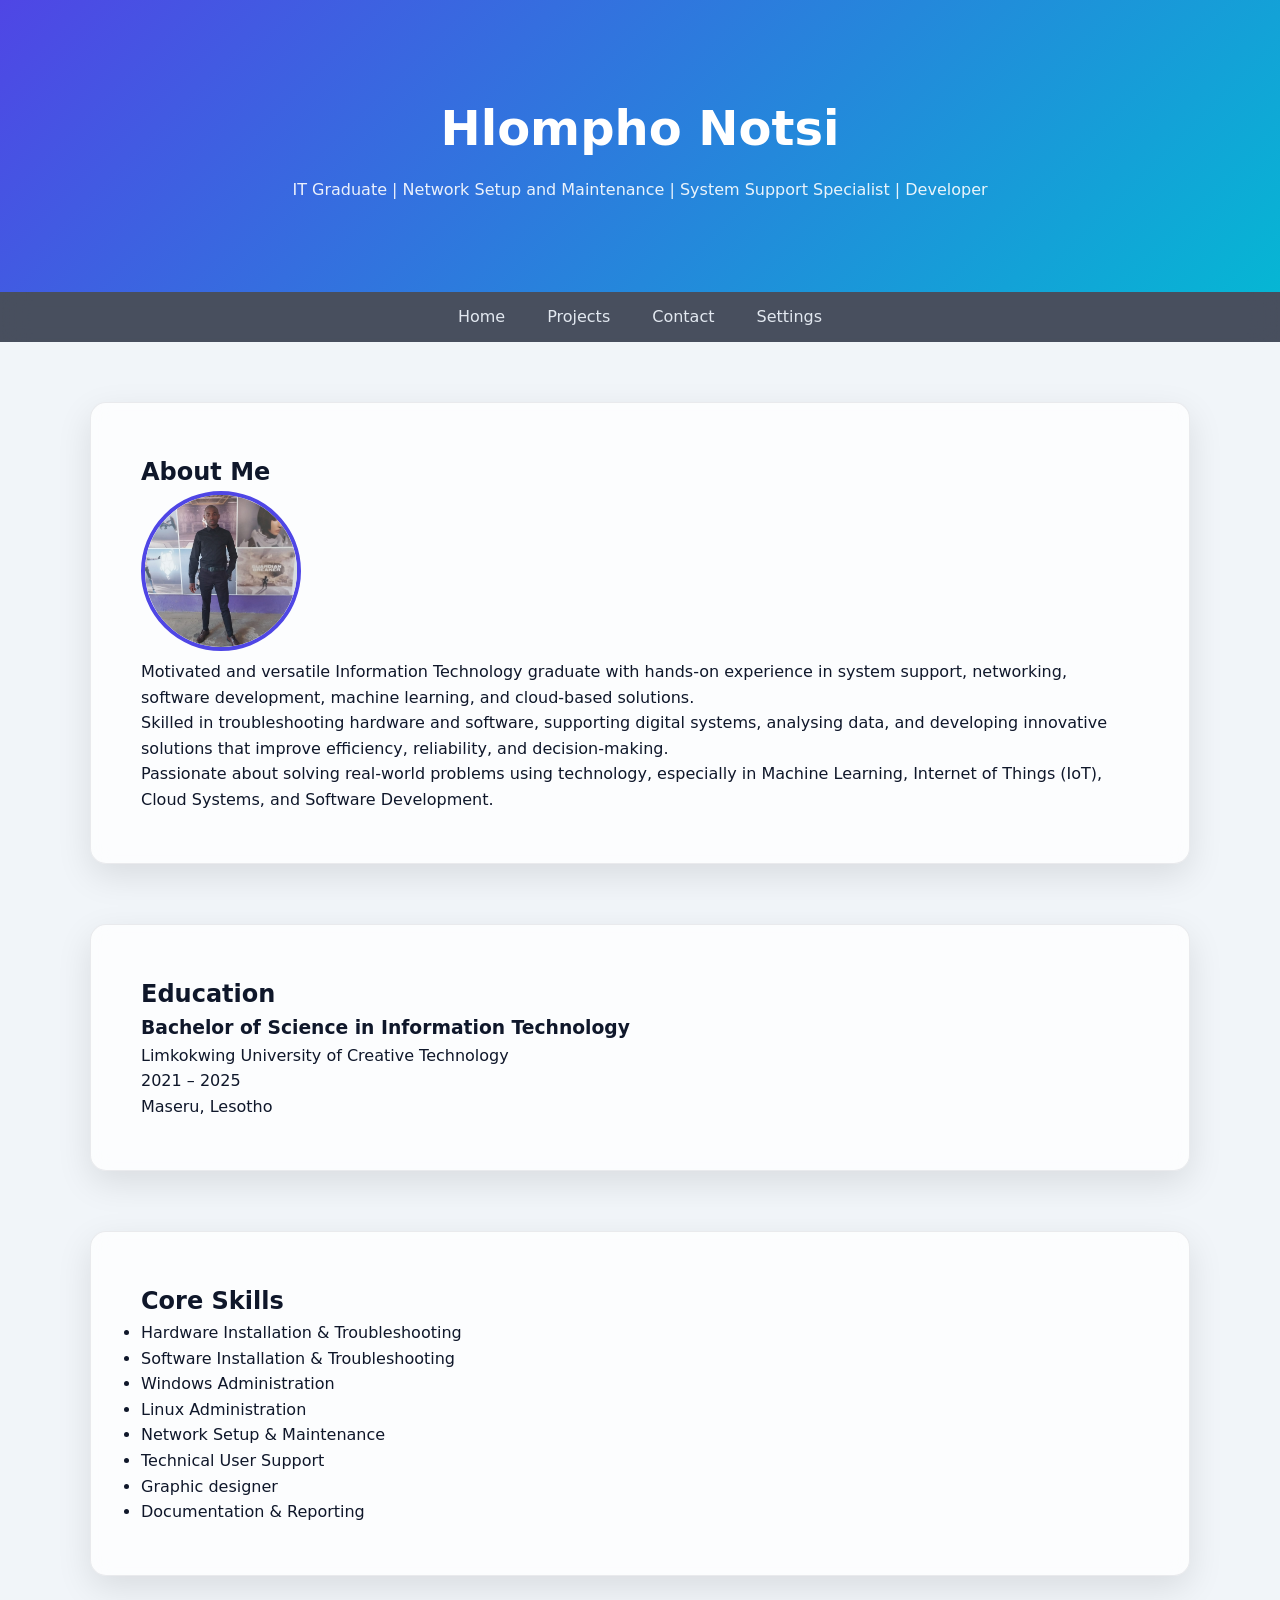
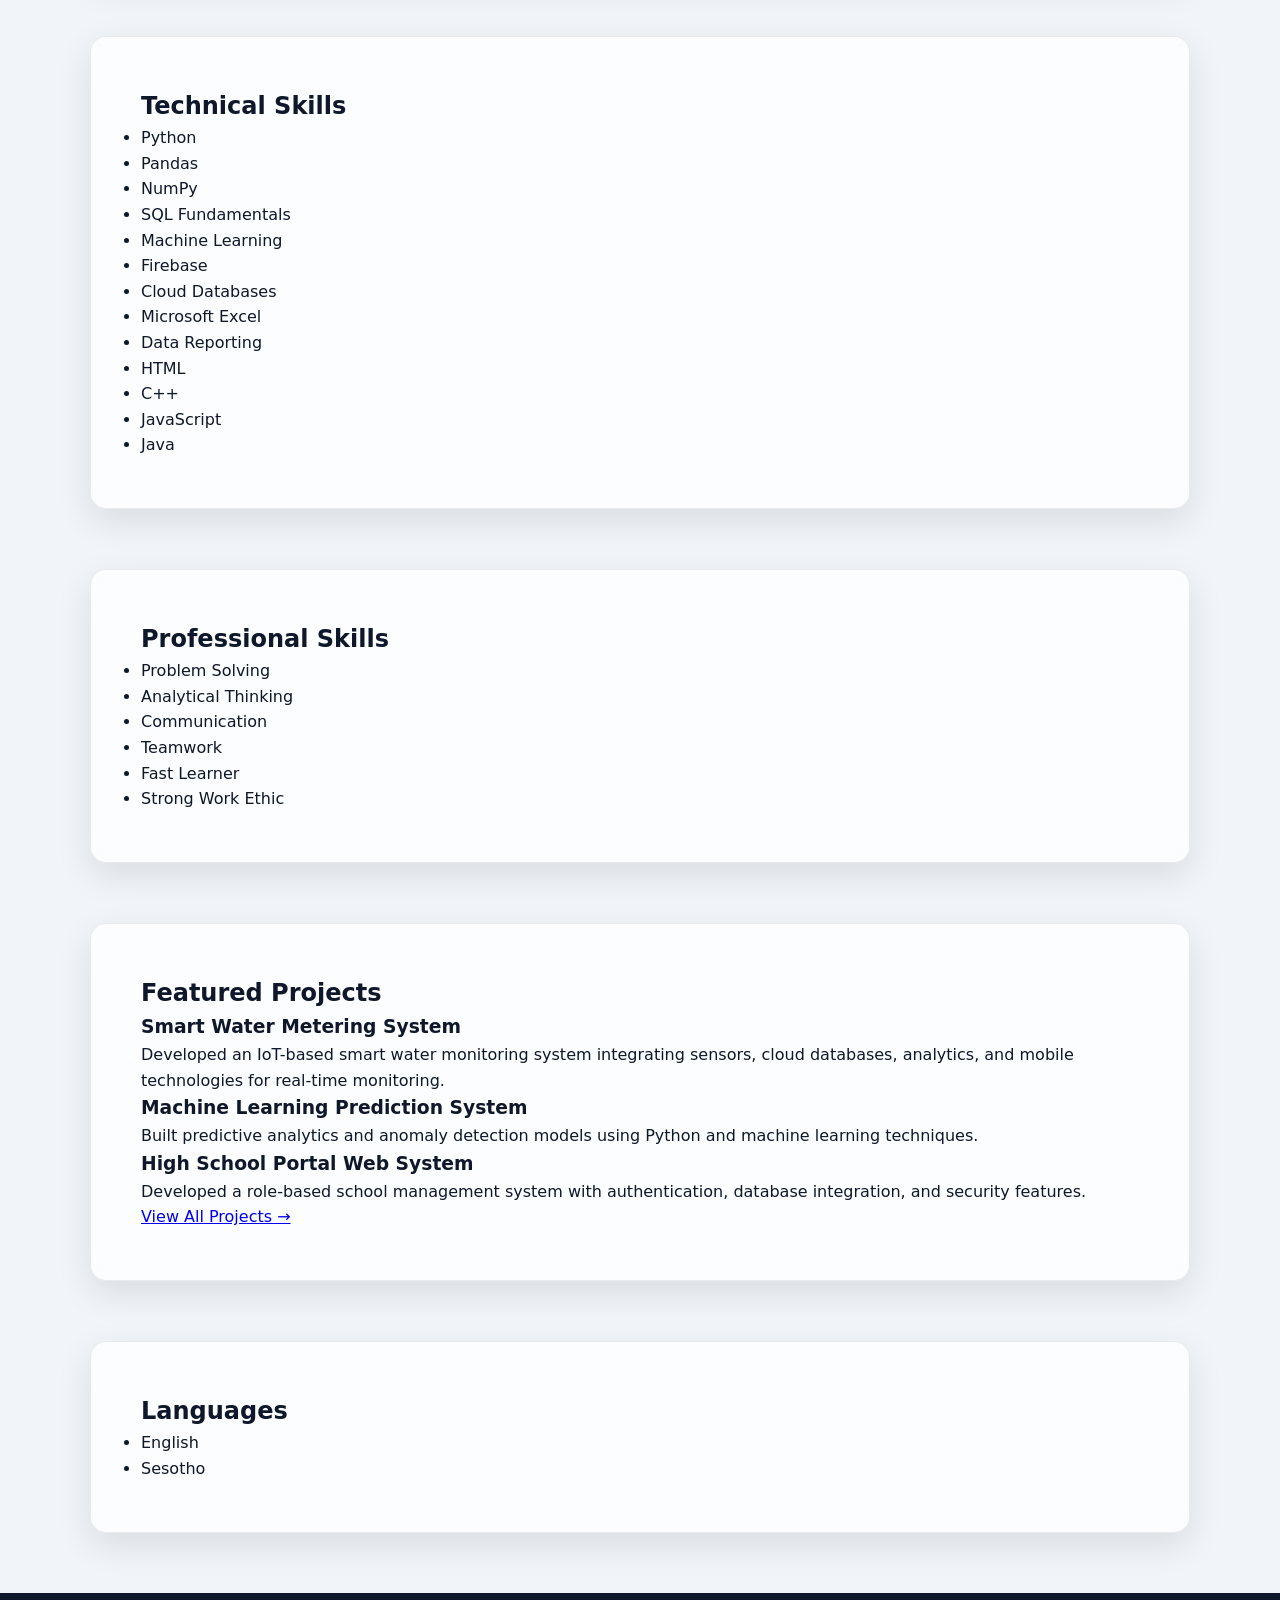
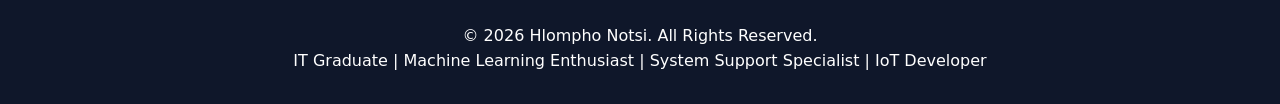
<file: index.html>
<!DOCTYPE html>
<html lang="en">
<head>
    <meta charset="UTF-8">
    <meta name="viewport" content="width=device-width, initial-scale=1.0">
    <title>Hlompho Notsi | Portfolio</title>

    <meta name="description" content="Portfolio of Hlompho Notsi - IT Graduate, Machine Learning Enthusiast, IoT Developer and System Support Specialist">

    <link rel="stylesheet" href="style.css">
</head>
<body>

    <!-- Header -->
    <header>
        <h1>Hlompho Notsi</h1>
        <p>
            IT Graduate | Network Setup and Maintenance |
            System Support Specialist | Developer
        </p>
    </header>

    <!-- Navigation -->
    <nav>
        <ul>
            <li><a href="index.html">Home</a></li>
            <li><a href="projects.html">Projects</a></li>
            <li><a href="contact.html">Contact</a></li>
            <li><a href="settings.html">Settings</a></li>
        </ul>
    </nav>

    <!-- Main Content -->
    <main>

        <!-- About Section -->
        <section id="about">

            <h2>About Me</h2>

            <img
                src="profile.jpg"
                alt="Hlompho Notsi"
                class="profile-picture"
                width="200"
            >

            <p>
                Motivated and versatile Information Technology graduate with
                hands-on experience in system support, networking,
                software development, machine learning, and cloud-based
                solutions.
            </p>

            <p>
                Skilled in troubleshooting hardware and software,
                supporting digital systems, analysing data,
                and developing innovative solutions that improve
                efficiency, reliability, and decision-making.
            </p>

            <p>
                Passionate about solving real-world problems using
                technology, especially in Machine Learning,
                Internet of Things (IoT), Cloud Systems,
                and Software Development.
            </p>

        </section>

        <!-- Education -->
        <section id="education">

            <h2>Education</h2>

            <article>

                <h3>
                    Bachelor of Science in Information Technology
                </h3>

                <p>
                    Limkokwing University of Creative Technology
                </p>

                <p>
                    2021 – 2025
                </p>

                <p>
                    Maseru, Lesotho
                </p>

            </article>

        </section>

        <!-- Core Skills -->
        <section id="skills">

            <h2>Core Skills</h2>

            <ul>
                <li>Hardware Installation & Troubleshooting</li>
                <li>Software Installation & Troubleshooting</li>
                <li>Windows Administration</li>
                <li>Linux Administration</li>
                <li>Network Setup & Maintenance</li>
                <li>Technical User Support</li>
                <li>Graphic designer</li>
                <li>Documentation & Reporting</li>
            </ul>

        </section>

        <!-- Technical Skills -->
        <section id="technical-skills">

            <h2>Technical Skills</h2>

            <ul>
                <li>Python</li>
                <li>Pandas</li>
                <li>NumPy</li>
                <li>SQL Fundamentals</li>
                <li>Machine Learning</li>
                <li>Firebase</li>
                <li>Cloud Databases</li>
                <li>Microsoft Excel</li>
                <li>Data Reporting</li>
                <li>HTML</li>
                <li>C++</li>
                <li>JavaScript</li>
                <li>Java</li>
            </ul>

        </section>

        <!-- Professional Skills -->
        <section id="professional-skills">

            <h2>Professional Skills</h2>

            <ul>
                <li>Problem Solving</li>
                <li>Analytical Thinking</li>
                <li>Communication</li>
                <li>Teamwork</li>
                <li>Fast Learner</li>
                <li>Strong Work Ethic</li>
            </ul>

        </section>

        <!-- Featured Projects -->
        <section id="featured-projects">

            <h2>Featured Projects</h2>

            <article>

                <h3>Smart Water Metering System</h3>

                <p>
                    Developed an IoT-based smart water monitoring system
                    integrating sensors, cloud databases, analytics,
                    and mobile technologies for real-time monitoring.
                </p>

            </article>

            <article>

                <h3>Machine Learning Prediction System</h3>

                <p>
                    Built predictive analytics and anomaly detection
                    models using Python and machine learning techniques.
                </p>

            </article>

            <article>

                <h3>High School Portal Web System</h3>

                <p>
                    Developed a role-based school management system
                    with authentication, database integration,
                    and security features.
                </p>

            </article>

            <p>
                <a href="projects.html">
                    View All Projects →
                </a>
            </p>

        </section>

        <!-- Languages -->
        <section id="languages">

            <h2>Languages</h2>

            <ul>
                <li>English</li>
                <li>Sesotho</li>
            </ul>

        </section>

    </main>

    <!-- Footer -->
    <footer>

        <p>
            &copy; 2026 Hlompho Notsi. All Rights Reserved.
        </p>

        <p>
            IT Graduate | Machine Learning Enthusiast |
            System Support Specialist | IoT Developer
        </p>

    </footer>

</body>
    </html>
</file>
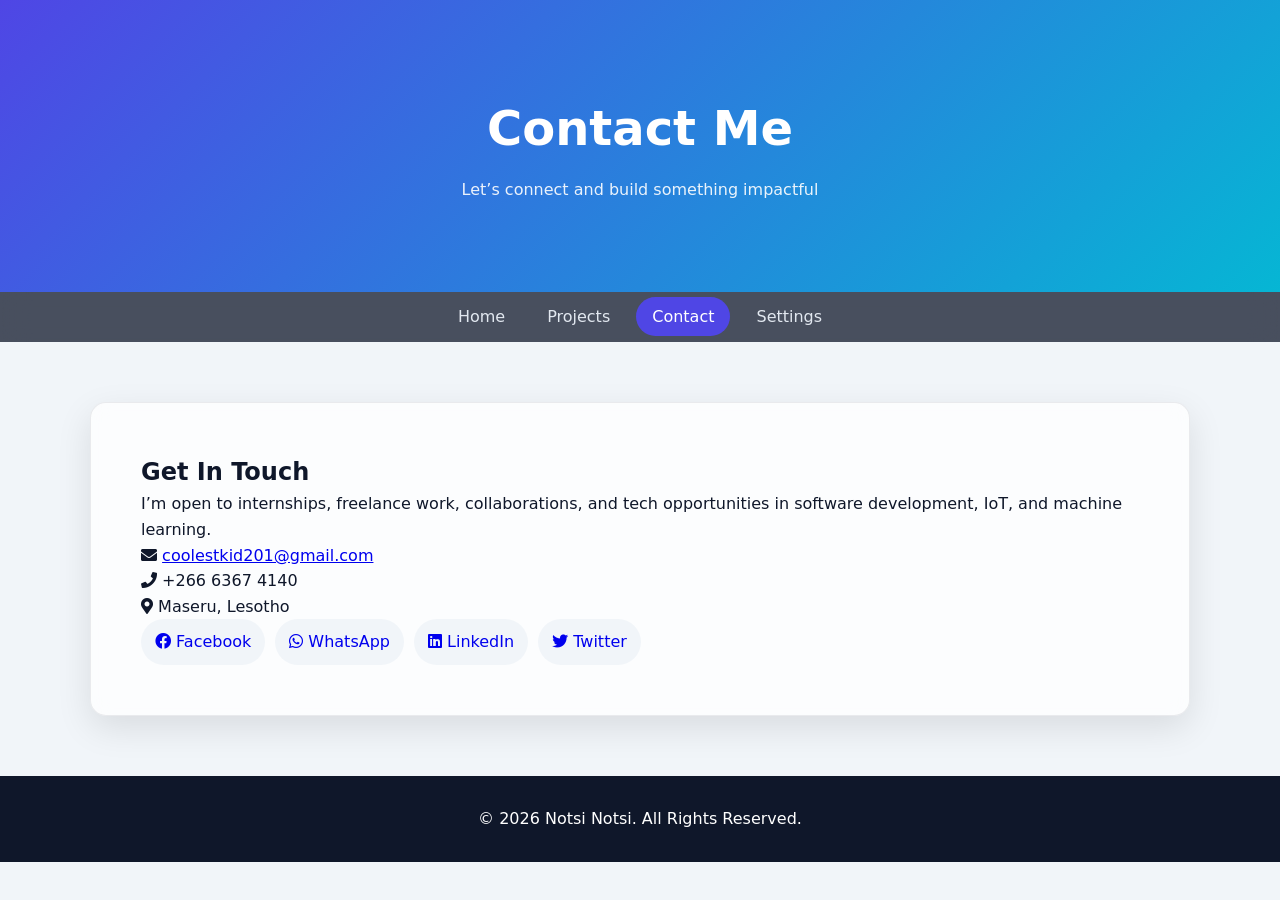
<file: contact.html>
<!DOCTYPE html>
<html lang="en">
<head>
  <meta charset="UTF-8">
  <meta name="viewport" content="width=device-width, initial-scale=1.0">
  <title>Contact | Notsi Notsi Portfolio</title>

  <link rel="stylesheet" href="style.css">
  <link rel="stylesheet" href="https://cdnjs.cloudflare.com/ajax/libs/font-awesome/5.15.3/css/all.min.css">
</head>

<body>

<!-- ================= HEADER ================= -->
<header>
  <h1>Contact Me</h1>
  <p>Let’s connect and build something impactful</p>
</header>

<!-- ================= NAV ================= -->
<nav>
  <ul>
    <li><a href="index.html">Home</a></li>
    <li><a href="projects.html">Projects</a></li>
    <li><a href="contact.html" class="active">Contact</a></li>
    <li><a href="settings.html">Settings</a></li>
  </ul>
</nav>

<!-- ================= CONTACT SECTION ================= -->
<main>

<section id="contact">

  <h2>Get In Touch</h2>

  <p>
    I’m open to internships, freelance work, collaborations,
    and tech opportunities in software development, IoT, and machine learning.
  </p>

  <!-- Contact Info -->
  <div class="contact-info">

    <p>
      <i class="fas fa-envelope"></i>
      <a href="mailto:coolestkid201@gmail.com">
        coolestkid201@gmail.com
      </a>
    </p>

    <p>
      <i class="fas fa-phone"></i>
      +266 6367 4140
    </p>

    <p>
      <i class="fas fa-map-marker-alt"></i>
      Maseru, Lesotho
    </p>

  </div>

  <!-- Social Links -->
  <div class="social-links">

    <a href="https://facebook.com/hlompho" target="_blank">
      <i class="fab fa-facebook"></i> Facebook
    </a>

    <a href="https://wa.me/26653879852" target="_blank">
      <i class="fab fa-whatsapp"></i> WhatsApp
    </a>

    <a href="https://linkedin.com/in/profile" target="_blank">
      <i class="fab fa-linkedin"></i> LinkedIn
    </a>

    <a href="https://twitter.com/your-profile" target="_blank">
      <i class="fab fa-twitter"></i> Twitter
    </a>

  </div>

</section>

</main>

<!-- ================= FOOTER ================= -->
<footer>
  <p>&copy; 2026 Notsi Notsi. All Rights Reserved.</p>
</footer>

<script src="script.js"></script>

</body>
</html>
</file>
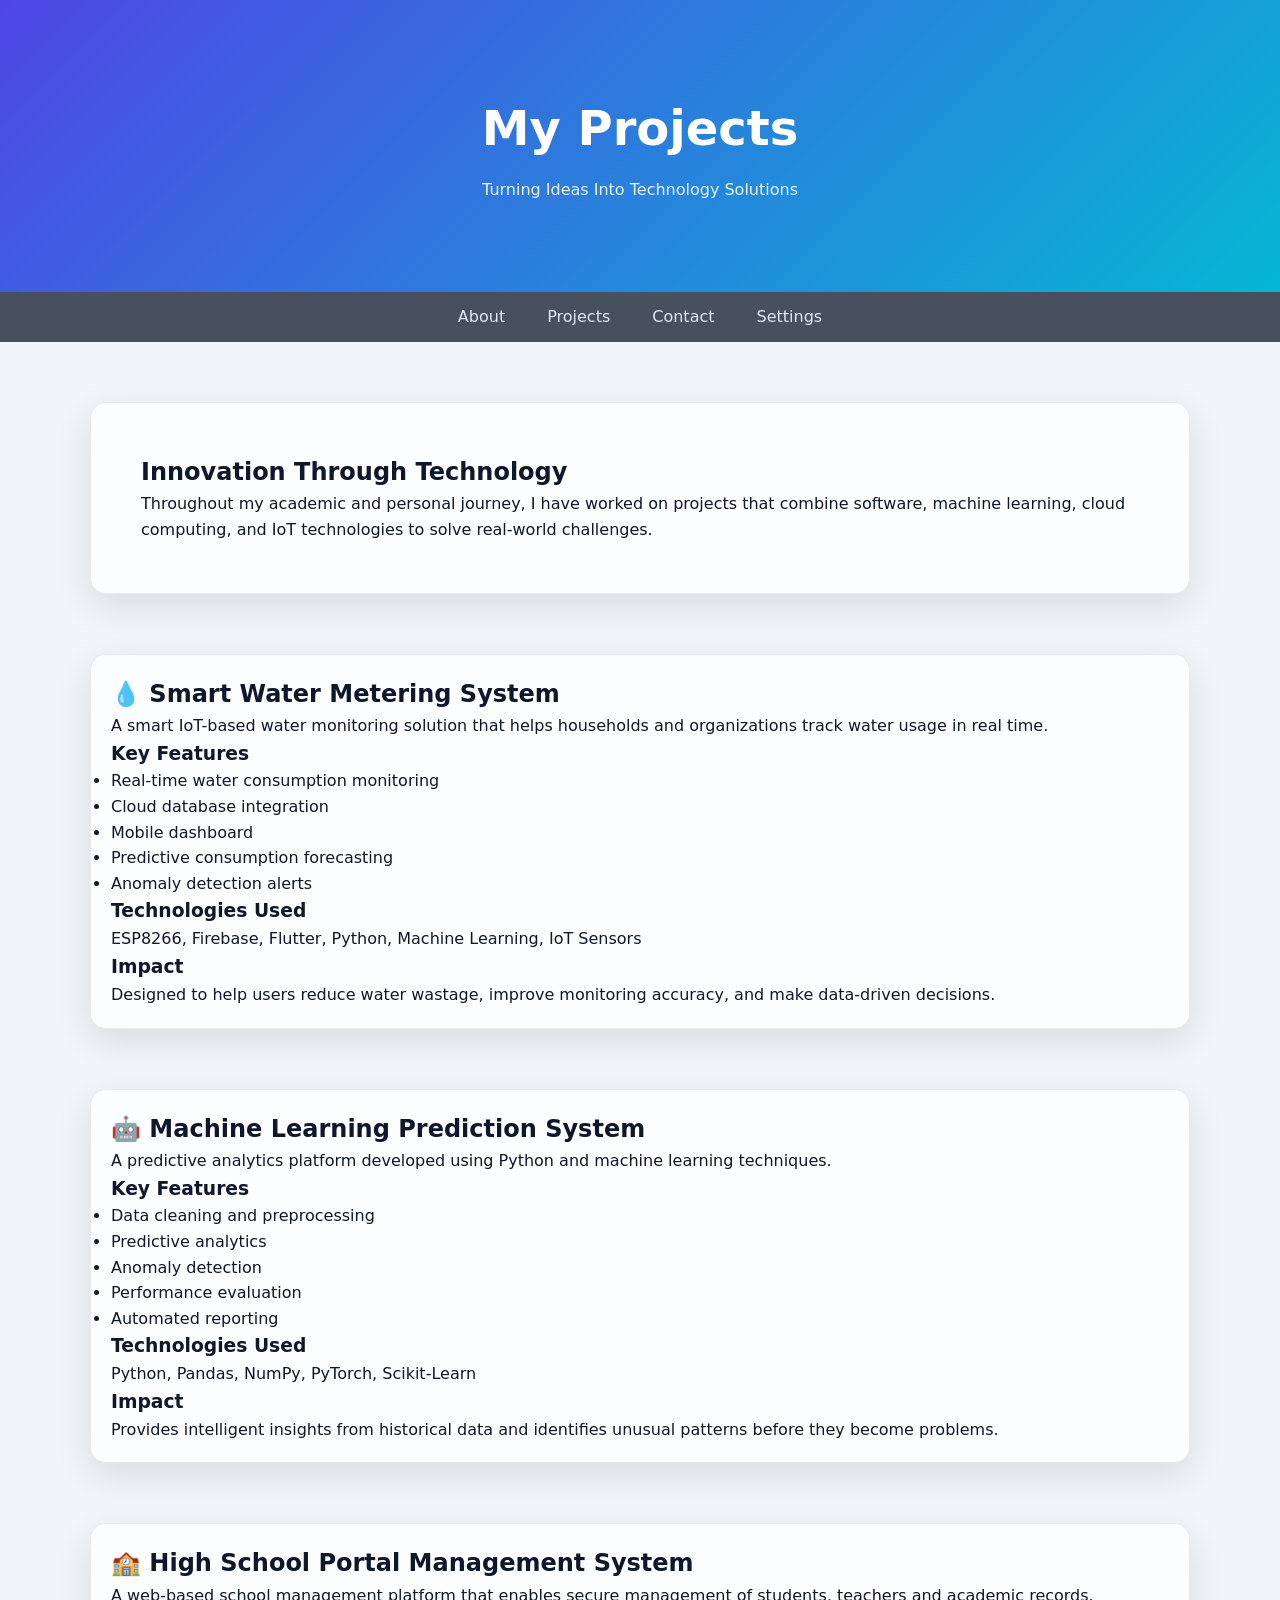
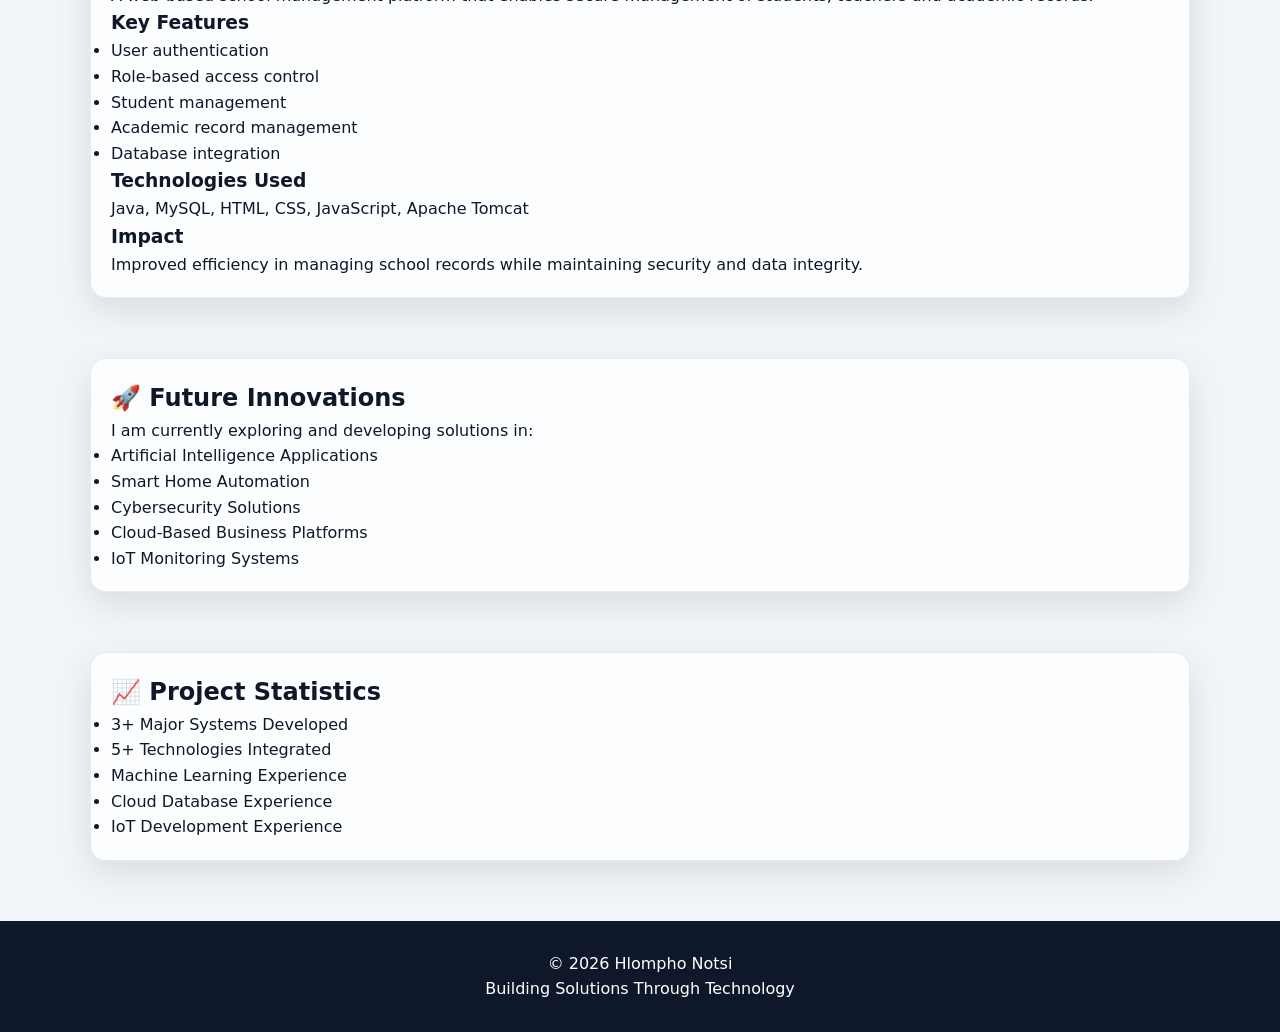
<file: projects.html>
<!DOCTYPE html>
<html lang="en">
<head>
    <meta charset="UTF-8">
    <meta name="viewport" content="width=device-width, initial-scale=1.0">
    <title>Projects | Hlompho Notsi</title>

    <meta name="description"
          content="Projects by Hlompho Notsi - Machine Learning, IoT and Software Development">

    <link rel="stylesheet" href="style.css">
</head>
<body>

<header>
    <h1>My Projects</h1>
    <p>Turning Ideas Into Technology Solutions</p>
</header>

<nav>
    <ul>
        <li><a href="index.html">About</a></li>
        <li><a href="projects.html">Projects</a></li>
        <li><a href="contact.html">Contact</a></li>
        <li><a href="settings.html">Settings</a></li>
    </ul>
</nav>

<main>

<section class="intro">

    <h2>Innovation Through Technology</h2>

    <p>
        Throughout my academic and personal journey,
        I have worked on projects that combine software,
        machine learning, cloud computing, and IoT technologies
        to solve real-world challenges.
    </p>

</section>

<!-- Project 1 -->

<section class="project-card">

    <h2>💧 Smart Water Metering System</h2>

    <p>
        A smart IoT-based water monitoring solution that helps
        households and organizations track water usage in real time.
    </p>

    <h3>Key Features</h3>

    <ul>
        <li>Real-time water consumption monitoring</li>
        <li>Cloud database integration</li>
        <li>Mobile dashboard</li>
        <li>Predictive consumption forecasting</li>
        <li>Anomaly detection alerts</li>
    </ul>

    <h3>Technologies Used</h3>

    <p>
        ESP8266, Firebase, Flutter, Python,
        Machine Learning, IoT Sensors
    </p>

    <h3>Impact</h3>

    <p>
        Designed to help users reduce water wastage,
        improve monitoring accuracy,
        and make data-driven decisions.
    </p>

</section>

<!-- Project 2 -->

<section class="project-card">

    <h2>🤖 Machine Learning Prediction System</h2>

    <p>
        A predictive analytics platform developed using Python
        and machine learning techniques.
    </p>

    <h3>Key Features</h3>

    <ul>
        <li>Data cleaning and preprocessing</li>
        <li>Predictive analytics</li>
        <li>Anomaly detection</li>
        <li>Performance evaluation</li>
        <li>Automated reporting</li>
    </ul>

    <h3>Technologies Used</h3>

    <p>
        Python, Pandas, NumPy,
        PyTorch, Scikit-Learn
    </p>

    <h3>Impact</h3>

    <p>
        Provides intelligent insights from historical data
        and identifies unusual patterns before they become problems.
    </p>

</section>

<!-- Project 3 -->

<section class="project-card">

    <h2>🏫 High School Portal Management System</h2>

    <p>
        A web-based school management platform that enables
        secure management of students, teachers and academic records.
    </p>

    <h3>Key Features</h3>

    <ul>
        <li>User authentication</li>
        <li>Role-based access control</li>
        <li>Student management</li>
        <li>Academic record management</li>
        <li>Database integration</li>
    </ul>

    <h3>Technologies Used</h3>

    <p>
        Java, MySQL, HTML, CSS,
        JavaScript, Apache Tomcat
    </p>

    <h3>Impact</h3>

    <p>
        Improved efficiency in managing school records
        while maintaining security and data integrity.
    </p>

</section>

<!-- Future Projects -->

<section class="project-card">

    <h2>🚀 Future Innovations</h2>

    <p>
        I am currently exploring and developing solutions in:
    </p>

    <ul>
        <li>Artificial Intelligence Applications</li>
        <li>Smart Home Automation</li>
        <li>Cybersecurity Solutions</li>
        <li>Cloud-Based Business Platforms</li>
        <li>IoT Monitoring Systems</li>
    </ul>

</section>

<section class="project-card">

    <h2>📈 Project Statistics</h2>

    <ul>
        <li>3+ Major Systems Developed</li>
        <li>5+ Technologies Integrated</li>
        <li>Machine Learning Experience</li>
        <li>Cloud Database Experience</li>
        <li>IoT Development Experience</li>
    </ul>

</section>

</main>

<footer>

    <p>
        &copy; 2026 Hlompho Notsi
    </p>

    <p>
        Building Solutions Through Technology
    </p>

</footer>

</body>
          </html>
</file>
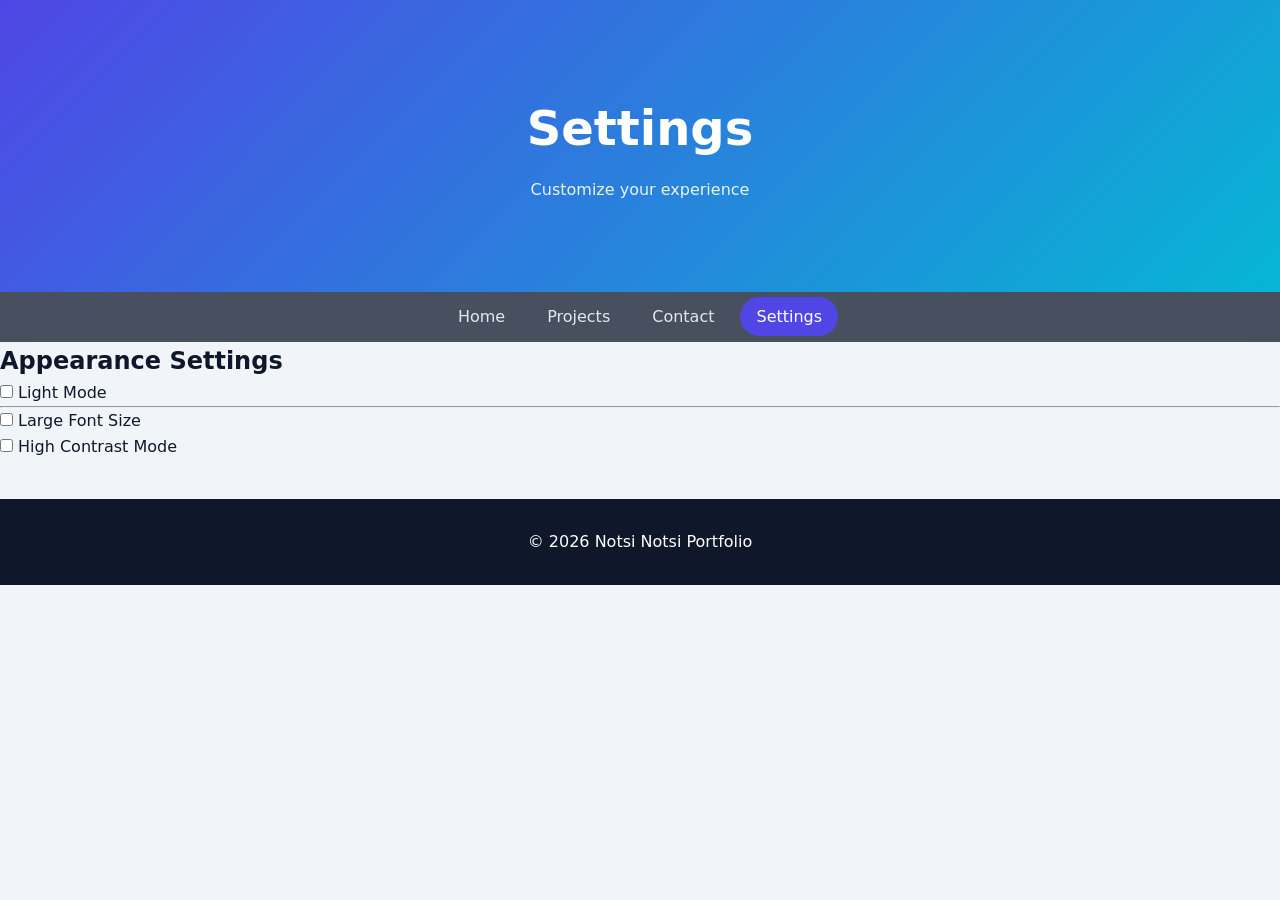
<file: settings.html>
<!DOCTYPE html>
<html lang="en">
<head>
  <meta charset="UTF-8" />
  <meta name="viewport" content="width=device-width, initial-scale=1.0"/>
  <title>Settings | Notsi Portfolio</title>

  <link rel="stylesheet" href="style.css">
  <link rel="stylesheet" href="https://cdnjs.cloudflare.com/ajax/libs/font-awesome/5.15.3/css/all.min.css">
</head>

<body>

<!-- ================= HEADER ================= -->
<header>
  <h1>Settings</h1>
  <p>Customize your experience</p>
</header>

<!-- ================= NAVIGATION ================= -->
<nav>
  <ul>
    <li><a href="index.html">Home</a></li>
    <li><a href="projects.html">Projects</a></li>
    <li><a href="contact.html">Contact</a></li>
    <li><a href="settings.html" class="active">Settings</a></li>
  </ul>
</nav>

<!-- ================= SETTINGS ================= -->
<main>

<div class="settings-container">

  <h2>Appearance Settings</h2>

  <!-- DARK MODE -->
  <div class="setting-item">
    <label class="switch">
      <input type="checkbox" id="modeToggle">
      <span class="slider"></span>
    </label>
    <span id="modeLabel">Light Mode</span>
  </div>

  <hr>

  <!-- FONT SIZE -->
  <div class="setting-item">
    <label>
      <input type="checkbox" id="fontSizeToggle">
      Large Font Size
    </label>
  </div>

  <!-- HIGH CONTRAST -->
  <div class="setting-item">
    <label>
      <input type="checkbox" id="highContrastToggle">
      High Contrast Mode
    </label>
  </div>

</div>

</main>

<!-- ================= FOOTER ================= -->
<footer>
  <p>&copy; 2026 Notsi Notsi Portfolio</p>
</footer>

<script src="script.js"></script>

</body>
</html>
</file>
<file: style.css>
/* ======================
   ELITE DESIGN SYSTEM
====================== */
:root {
  --primary: #4f46e5;
  --primary-dark: #3730a3;
  --accent: #06b6d4;

  --bg: #f1f5f9;
  --text: #0f172a;
  --card: #ffffff;

  --border: rgba(15, 23, 42, 0.08);
  --shadow: 0 12px 35px rgba(0, 0, 0, 0.10);

  --radius: 16px;
  --transition: all 0.3s ease;
}

/* RESET */
* {
  margin: 0;
  padding: 0;
  box-sizing: border-box;
}

html {
  scroll-behavior: smooth;
}

body {
  font-family: system-ui, -apple-system, Segoe UI, Roboto, Arial;
  background: var(--bg);
  color: var(--text);
  line-height: 1.6;
}

/* ======================
   HEADER (ELITE HERO)
====================== */
header {
  text-align: center;
  padding: 90px 20px;
  background: linear-gradient(135deg, var(--primary), var(--accent));
  color: white;
}

header h1 {
  font-size: 3rem;
  font-weight: 800;
}

header p {
  opacity: 0.9;
  margin-top: 10px;
}

/* ======================
   NAVBAR (PRO LEVEL)
====================== */
nav {
  position: sticky;
  top: 0;
  z-index: 1000;

  background: rgba(15, 23, 42, 0.75);
  backdrop-filter: blur(14px);
}

nav ul {
  display: flex;
  justify-content: center;
  gap: 10px;
  list-style: none;
  padding: 12px;
  flex-wrap: wrap;
}

nav a {
  color: #e2e8f0;
  text-decoration: none;
  padding: 10px 16px;
  border-radius: 999px;
  transition: var(--transition);
  font-weight: 500;
}

nav a:hover {
  background: rgba(79, 70, 229, 0.25);
}

nav a.active {
  background: var(--primary);
  color: white;
}

/* ======================
   SECTIONS (GLASS UI)
====================== */
section {
  max-width: 1100px;
  margin: 60px auto;
  padding: 50px;

  background: rgba(255,255,255,0.75);
  backdrop-filter: blur(10px);

  border: 1px solid var(--border);
  border-radius: var(--radius);
  box-shadow: var(--shadow);

  transition: var(--transition);
}

section:hover {
  transform: translateY(-4px);
}

/* ======================
   PROFILE
====================== */
.profile-picture {
  width: 160px;
  height: 160px;
  border-radius: 50%;
  object-fit: cover;
  border: 4px solid var(--primary);
}

/* ======================
   SKILLS
====================== */
.skills-list {
  display: flex;
  flex-wrap: wrap;
  gap: 10px;
  list-style: none;
}

.skills-list li {
  background: #eef2ff;
  padding: 8px 14px;
  border-radius: 999px;
  transition: var(--transition);
}

.skills-list li:hover {
  background: var(--primary);
  color: white;
}

/* ======================
   PROJECTS (ELITE CARDS)
====================== */
.projects-container {
  display: grid;
  grid-template-columns: repeat(auto-fit, minmax(280px, 1fr));
  gap: 20px;
}

.project-card {
  background: rgba(255,255,255,0.8);
  border-radius: var(--radius);
  padding: 20px;

  border: 1px solid var(--border);
  box-shadow: var(--shadow);

  transition: var(--transition);
}

.project-card:hover {
  transform: translateY(-8px) scale(1.02);
}

/* TAGS */
.tag {
  display: inline-block;
  background: #e0e7ff;
  padding: 5px 10px;
  border-radius: 999px;
  font-size: 12px;
}

/* BUTTON */
.project-link {
  display: inline-block;
  margin-top: 10px;
  padding: 10px 16px;
  background: var(--primary);
  color: white;
  border-radius: 10px;
  text-decoration: none;
}

.project-link:hover {
  background: var(--primary-dark);
}

/* ======================
   CONTACT
====================== */
.social-links {
  display: flex;
  gap: 10px;
  flex-wrap: wrap;
}

.social-links a {
  padding: 10px 14px;
  border-radius: 999px;
  background: #f1f5f9;
  text-decoration: none;
  transition: var(--transition);
}

.social-links a:hover {
  background: var(--primary);
  color: white;
}

/* FOOTER */
footer {
  text-align: center;
  padding: 30px;
  background: #0f172a;
  color: white;
  margin-top: 40px;
}

/* ======================
   DARK MODE
====================== */
body.dark {
  --bg: #0b1220;
  --text: #e2e8f0;
  --card: #111827;
  --border: rgba(255,255,255,0.08);
}

body.dark section {
  background: rgba(17,24,39,0.7);
}

/* ======================
   MOBILE
====================== */
@media (max-width: 768px) {
  header h1 {
    font-size: 2.2rem;
  }

  section {
    padding: 25px;
  }
}

@media (max-width: 480px) {
  nav ul {
    flex-direction: column;
  }
     }
</file>
